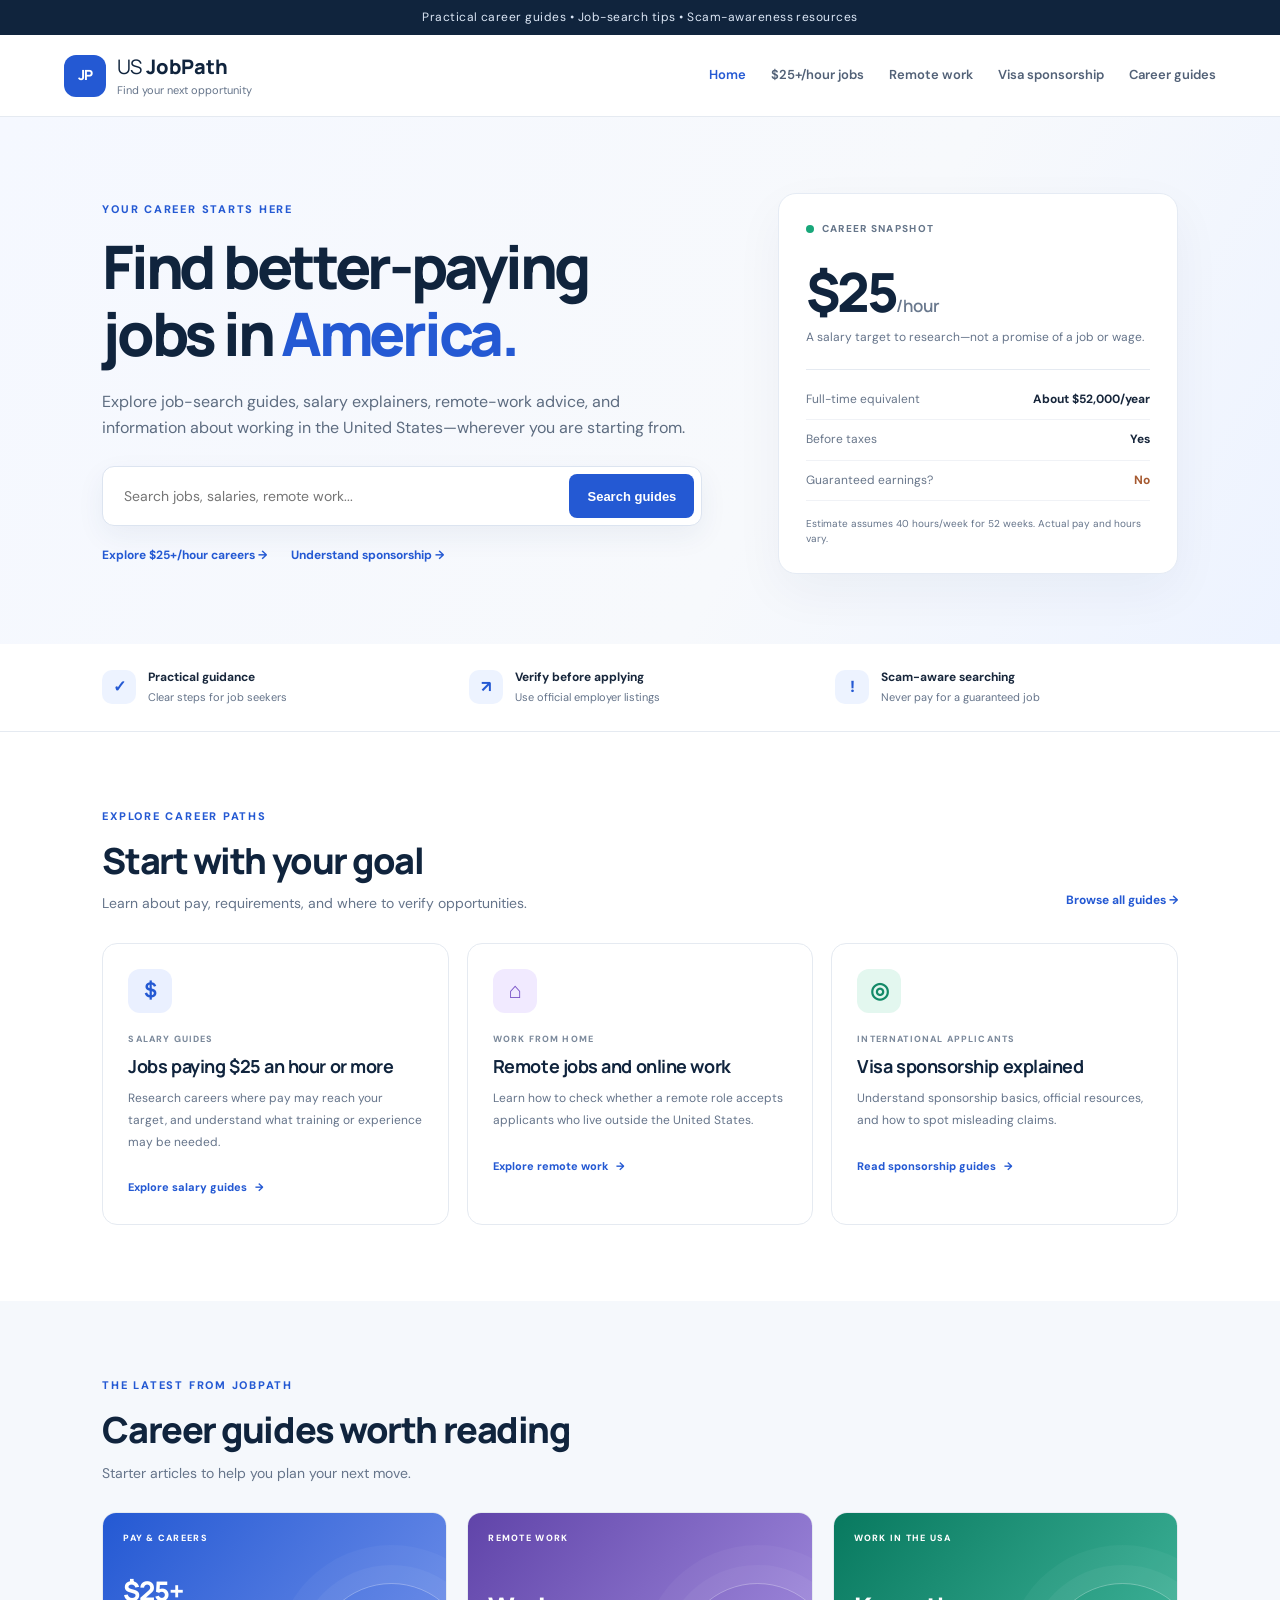
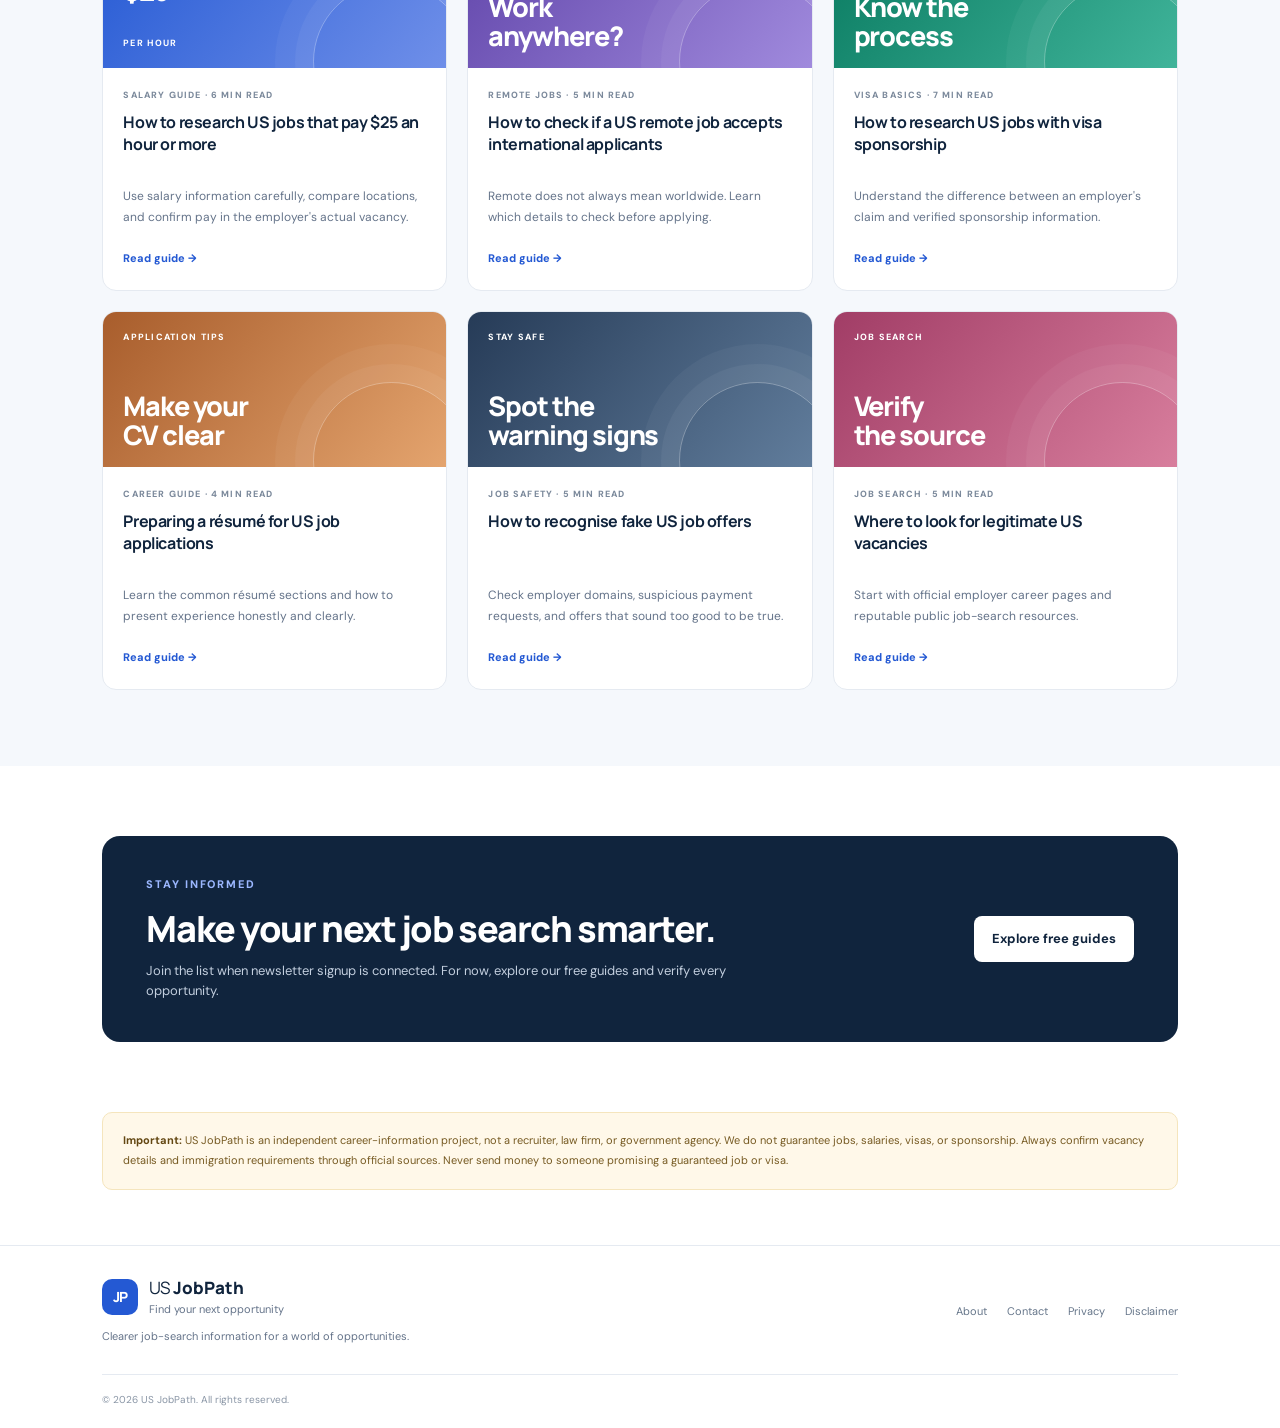
<file: index.html>
<!doctype html>
<html lang="en">
<head>
  <meta charset="utf-8">
  <meta name="viewport" content="width=device-width, initial-scale=1">
  <meta name="description" content="Explore practical guides to US jobs, jobs paying $25 an hour or more, remote work, visa sponsorship, and safer job searching.">
  <title>US JobPath | Find Your Path to Better-Paying Jobs</title>
  <link rel="stylesheet" href="styles.css">
</head>
<body>
  <div class="topbar">Practical career guides • Job-search tips • Scam-awareness resources</div>
  <header class="site-header">
    <a class="brand" href="index.html" aria-label="US JobPath home"><span class="brand-mark">JP</span><span>US <b>JobPath</b><small>Find your next opportunity</small></span></a>
    <button class="menu-toggle" aria-label="Open navigation" aria-expanded="false">☰</button>
    <nav class="nav">
      <a class="active" href="index.html">Home</a>
      <a href="#salary"> $25+/hour jobs</a>
      <a href="#remote">Remote work</a>
      <a href="#visa">Visa sponsorship</a>
      <a href="#guides">Career guides</a>
    </nav>
  </header>

  <main>
    <section class="hero">
      <div class="hero-copy">
        <p class="eyebrow">YOUR CAREER STARTS HERE</p>
        <h1>Find better-paying jobs in <span>America.</span></h1>
        <p class="hero-text">Explore job-search guides, salary explainers, remote-work advice, and information about working in the United States—wherever you are starting from.</p>
        <form class="search-box" id="searchForm" role="search">
          <label class="sr-only" for="searchInput">Search guides</label>
          <input id="searchInput" type="search" placeholder="Search jobs, salaries, remote work..." autocomplete="off">
          <button type="submit">Search guides</button>
        </form>
        <div class="hero-links"><a href="#salary">Explore $25+/hour careers →</a><a href="#visa">Understand sponsorship →</a></div>
      </div>
      <div class="hero-card">
        <div class="card-top"><span class="live-dot"></span> CAREER SNAPSHOT</div>
        <div class="pay-number">$25<span>/hour</span></div>
        <p class="muted">A salary target to research—not a promise of a job or wage.</p>
        <div class="divider"></div>
        <div class="snapshot-row"><span>Full-time equivalent</span><b>About $52,000/year</b></div>
        <div class="snapshot-row"><span>Before taxes</span><b>Yes</b></div>
        <div class="snapshot-row"><span>Guaranteed earnings?</span><b class="no">No</b></div>
        <p class="tiny">Estimate assumes 40 hours/week for 52 weeks. Actual pay and hours vary.</p>
      </div>
    </section>

    <section class="trust-strip">
      <div><span class="trust-icon">✓</span><span><b>Practical guidance</b><small>Clear steps for job seekers</small></span></div>
      <div><span class="trust-icon">↗</span><span><b>Verify before applying</b><small>Use official employer listings</small></span></div>
      <div><span class="trust-icon">!</span><span><b>Scam-aware searching</b><small>Never pay for a guaranteed job</small></span></div>
    </section>

    <section class="section" id="salary">
      <div class="section-heading"><div><p class="eyebrow">EXPLORE CAREER PATHS</p><h2>Start with your goal</h2><p>Learn about pay, requirements, and where to verify opportunities.</p></div><a class="text-link" href="#guides">Browse all guides →</a></div>
      <div class="feature-grid">
        <article class="feature-card">
          <div class="feature-icon blue">＄</div><p class="card-label">SALARY GUIDES</p><h3>Jobs paying $25 an hour or more</h3><p>Research careers where pay may reach your target, and understand what training or experience may be needed.</p><a href="#guides" class="card-link">Explore salary guides <span>→</span></a>
        </article>
        <article class="feature-card" id="remote">
          <div class="feature-icon purple">⌂</div><p class="card-label">WORK FROM HOME</p><h3>Remote jobs and online work</h3><p>Learn how to check whether a remote role accepts applicants who live outside the United States.</p><a href="#guides" class="card-link">Explore remote work <span>→</span></a>
        </article>
        <article class="feature-card" id="visa">
          <div class="feature-icon green">◎</div><p class="card-label">INTERNATIONAL APPLICANTS</p><h3>Visa sponsorship explained</h3><p>Understand sponsorship basics, official resources, and how to spot misleading claims.</p><a href="#guides" class="card-link">Read sponsorship guides <span>→</span></a>
        </article>
      </div>
    </section>

    <section class="section guide-section" id="guides">
      <div class="section-heading"><div><p class="eyebrow">THE LATEST FROM JOBPATH</p><h2>Career guides worth reading</h2><p>Starter articles to help you plan your next move.</p></div></div>
      <div class="guide-grid" id="guideGrid">
        <article class="guide-card" data-search="jobs salary 25 hour hourly pay careers">
          <div class="guide-art art-one"><span>PAY & CAREERS</span><b>$25+</b><small>PER HOUR</small></div>
          <div class="guide-content"><p class="meta">SALARY GUIDE · 6 MIN READ</p><h3>How to research US jobs that pay $25 an hour or more</h3><p>Use salary information carefully, compare locations, and confirm pay in the employer's actual vacancy.</p><a href="guides/jobs-paying-25.html">Read guide →</a></div>
        </article>
        <article class="guide-card" data-search="remote jobs nigeria international applicants work from home">
          <div class="guide-art art-two"><span>REMOTE WORK</span><b>Work<br>anywhere?</b></div>
          <div class="guide-content"><p class="meta">REMOTE JOBS · 5 MIN READ</p><h3>How to check if a US remote job accepts international applicants</h3><p>Remote does not always mean worldwide. Learn which details to check before applying.</p><a href="guides/remote-jobs-international.html">Read guide →</a></div>
        </article>
        <article class="guide-card" data-search="visa sponsorship immigration foreign workers employer">
          <div class="guide-art art-three"><span>WORK IN THE USA</span><b>Know the<br>process</b></div>
          <div class="guide-content"><p class="meta">VISA BASICS · 7 MIN READ</p><h3>How to research US jobs with visa sponsorship</h3><p>Understand the difference between an employer's claim and verified sponsorship information.</p><a href="guides/visa-sponsorship-basics.html">Read guide →</a></div>
        </article>
        <article class="guide-card" data-search="resume CV American resume job application">
          <div class="guide-art art-four"><span>APPLICATION TIPS</span><b>Make your<br>CV clear</b></div>
          <div class="guide-content"><p class="meta">CAREER GUIDE · 4 MIN READ</p><h3>Preparing a résumé for US job applications</h3><p>Learn the common résumé sections and how to present experience honestly and clearly.</p><a href="guides/us-resume-basics.html">Read guide →</a></div>
        </article>
        <article class="guide-card" data-search="job scam fraud recruiter fees safe job search">
          <div class="guide-art art-five"><span>STAY SAFE</span><b>Spot the<br>warning signs</b></div>
          <div class="guide-content"><p class="meta">JOB SAFETY · 5 MIN READ</p><h3>How to recognise fake US job offers</h3><p>Check employer domains, suspicious payment requests, and offers that sound too good to be true.</p><a href="guides/avoid-job-scams.html">Read guide →</a></div>
        </article>
        <article class="guide-card" data-search="job search official websites employer vacancies">
          <div class="guide-art art-six"><span>JOB SEARCH</span><b>Verify<br>the source</b></div>
          <div class="guide-content"><p class="meta">JOB SEARCH · 5 MIN READ</p><h3>Where to look for legitimate US vacancies</h3><p>Start with official employer career pages and reputable public job-search resources.</p><a href="guides/where-to-find-jobs.html">Read guide →</a></div>
        </article>
      </div>
      <p id="noResults" class="no-results" hidden>No guides matched that search. Try “remote”, “salary”, “visa”, or “résumé”.</p>
    </section>

    <section class="newsletter">
      <div><p class="eyebrow">STAY INFORMED</p><h2>Make your next job search smarter.</h2><p>Join the list when newsletter signup is connected. For now, explore our free guides and verify every opportunity.</p></div>
      <a class="button button-light" href="#guides">Explore free guides</a>
    </section>

    <section class="disclaimer">
      <b>Important:</b> US JobPath is an independent career-information project, not a recruiter, law firm, or government agency. We do not guarantee jobs, salaries, visas, or sponsorship. Always confirm vacancy details and immigration requirements through official sources. Never send money to someone promising a guaranteed job or visa.
    </section>
  </main>

  <footer class="footer">
    <div class="footer-main"><a class="brand footer-brand" href="index.html"><span class="brand-mark">JP</span><span>US <b>JobPath</b><small>Find your next opportunity</small></span></a><p>Clearer job-search information for a world of opportunities.</p></div>
    <div class="footer-links"><a href="about.html">About</a><a href="contact.html">Contact</a><a href="privacy.html">Privacy</a><a href="disclaimer.html">Disclaimer</a></div>
    <p class="copyright">© <span id="year"></span> US JobPath. All rights reserved.</p>
  </footer>
  <script src="script.js"></script>
</body>
</html>
</file>
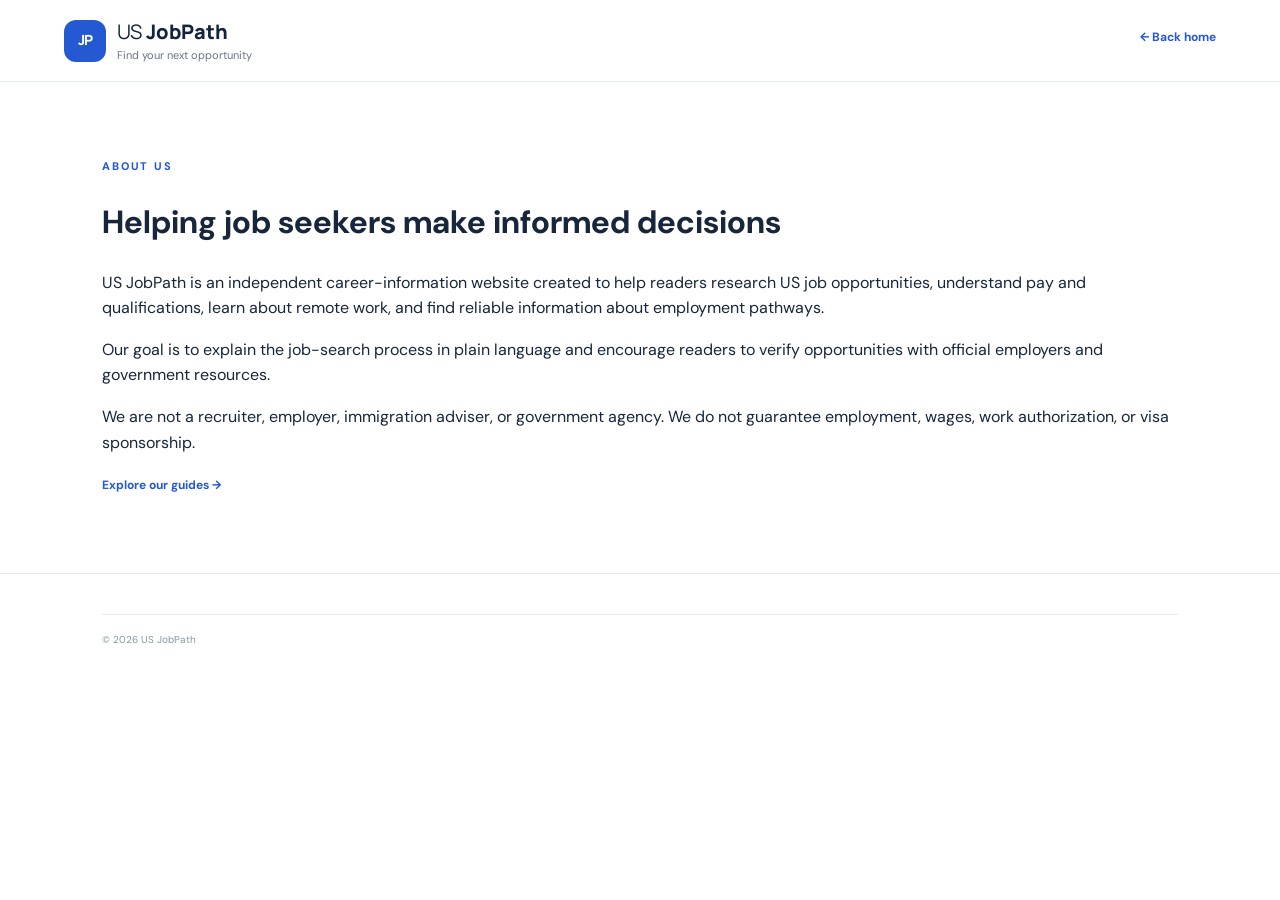
<file: about.html>
<!doctype html><html lang="en"><head><meta charset="utf-8"><meta name="viewport" content="width=device-width,initial-scale=1"><title>About Us | US JobPath</title><link rel="stylesheet" href="styles.css"></head><body><header class="site-header"><a class="brand" href="index.html"><span class="brand-mark">JP</span><span>US <b>JobPath</b><small>Find your next opportunity</small></span></a><a class="text-link" href="index.html">← Back home</a></header><main class="section"><p class="eyebrow">ABOUT US</p><h1>Helping job seekers make informed decisions</h1><p>US JobPath is an independent career-information website created to help readers research US job opportunities, understand pay and qualifications, learn about remote work, and find reliable information about employment pathways.</p><p>Our goal is to explain the job-search process in plain language and encourage readers to verify opportunities with official employers and government resources.</p><p>We are not a recruiter, employer, immigration adviser, or government agency. We do not guarantee employment, wages, work authorization, or visa sponsorship.</p><a class="text-link" href="index.html">Explore our guides →</a></main><footer class="footer"><p class="copyright">© <span id="year"></span> US JobPath</p></footer><script src="script.js"></script></body></html>
</file>
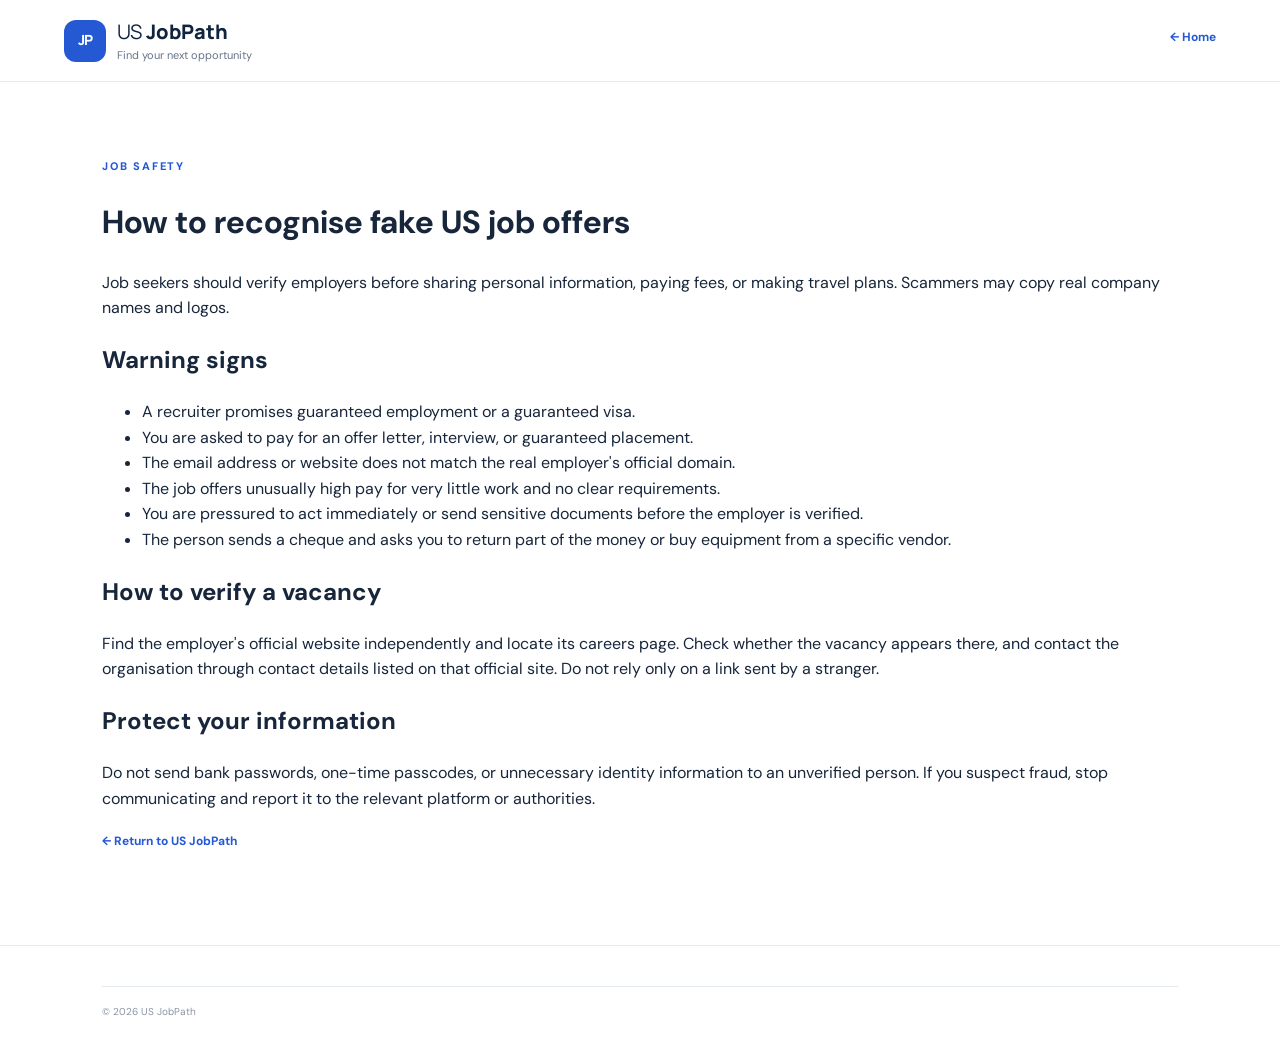
<file: avoid-job-scams.html>
<!doctype html><html lang="en"><head><meta charset="utf-8"><meta name="viewport" content="width=device-width,initial-scale=1"><meta name="description" content="Warning signs of fake US job offers, recruitment scams, and fraudulent visa promises."><title>How to Recognise Fake US Job Offers | US JobPath</title><link rel="stylesheet" href="../styles.css"></head><body><header class="site-header"><a class="brand" href="../index.html"><span class="brand-mark">JP</span><span>US <b>JobPath</b><small>Find your next opportunity</small></span></a><a class="text-link" href="../index.html">← Home</a></header><main class="section article"><p class="eyebrow">JOB SAFETY</p><h1>How to recognise fake US job offers</h1><p>Job seekers should verify employers before sharing personal information, paying fees, or making travel plans. Scammers may copy real company names and logos.</p><h2>Warning signs</h2><ul><li>A recruiter promises guaranteed employment or a guaranteed visa.</li><li>You are asked to pay for an offer letter, interview, or guaranteed placement.</li><li>The email address or website does not match the real employer's official domain.</li><li>The job offers unusually high pay for very little work and no clear requirements.</li><li>You are pressured to act immediately or send sensitive documents before the employer is verified.</li><li>The person sends a cheque and asks you to return part of the money or buy equipment from a specific vendor.</li></ul><h2>How to verify a vacancy</h2><p>Find the employer's official website independently and locate its careers page. Check whether the vacancy appears there, and contact the organisation through contact details listed on that official site. Do not rely only on a link sent by a stranger.</p><h2>Protect your information</h2><p>Do not send bank passwords, one-time passcodes, or unnecessary identity information to an unverified person. If you suspect fraud, stop communicating and report it to the relevant platform or authorities.</p><p><a class="text-link" href="../index.html">← Return to US JobPath</a></p></main><footer class="footer"><p class="copyright">© <span id="year"></span> US JobPath</p></footer><script src="../script.js"></script></body></html>
</file>
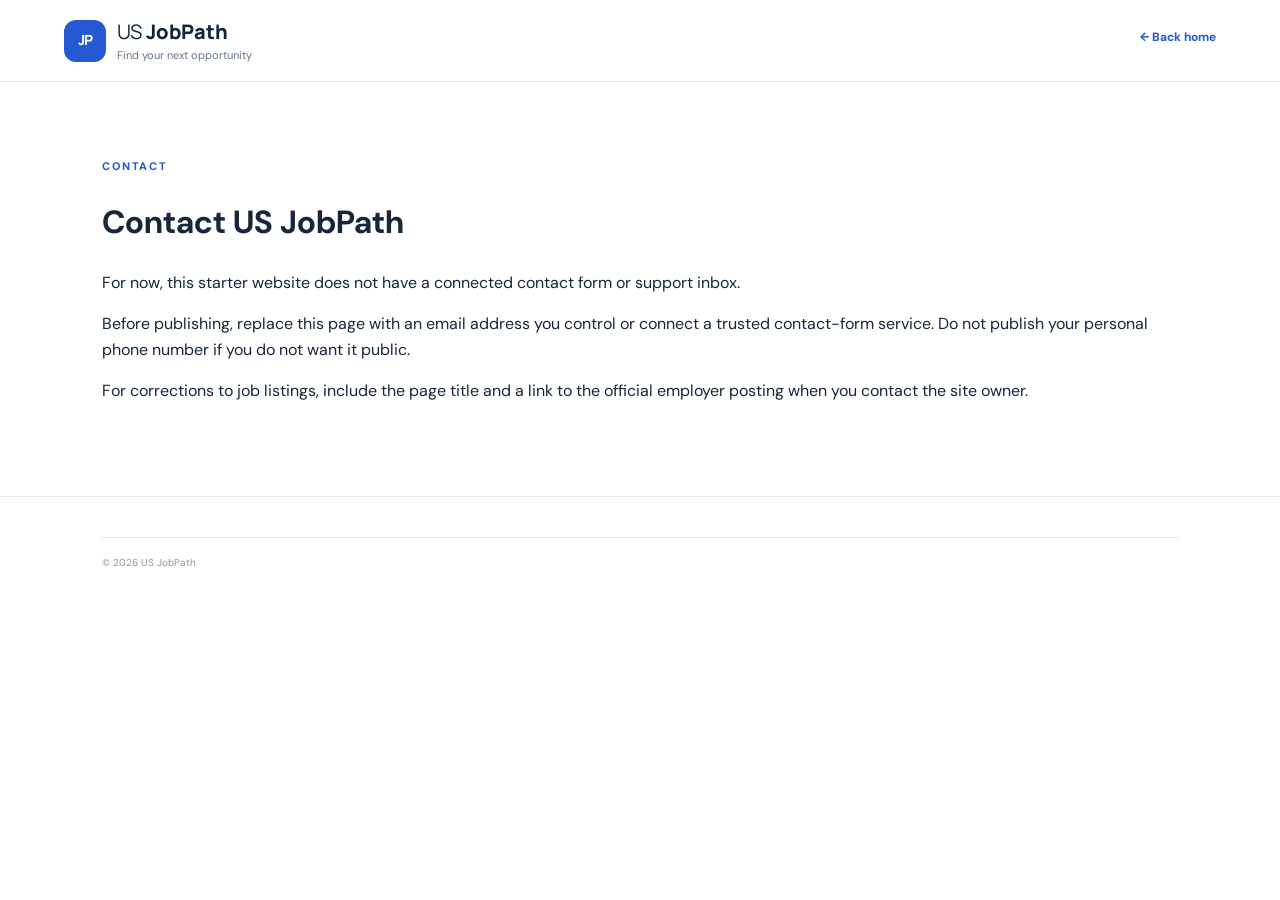
<file: contact.html>
<!doctype html><html lang="en"><head><meta charset="utf-8"><meta name="viewport" content="width=device-width,initial-scale=1"><title>Contact | US JobPath</title><link rel="stylesheet" href="styles.css"></head><body><header class="site-header"><a class="brand" href="index.html"><span class="brand-mark">JP</span><span>US <b>JobPath</b><small>Find your next opportunity</small></span></a><a class="text-link" href="index.html">← Back home</a></header><main class="section"><p class="eyebrow">CONTACT</p><h1>Contact US JobPath</h1><p>For now, this starter website does not have a connected contact form or support inbox.</p><p>Before publishing, replace this page with an email address you control or connect a trusted contact-form service. Do not publish your personal phone number if you do not want it public.</p><p>For corrections to job listings, include the page title and a link to the official employer posting when you contact the site owner.</p></main><footer class="footer"><p class="copyright">© <span id="year"></span> US JobPath</p></footer><script src="script.js"></script></body></html>
</file>
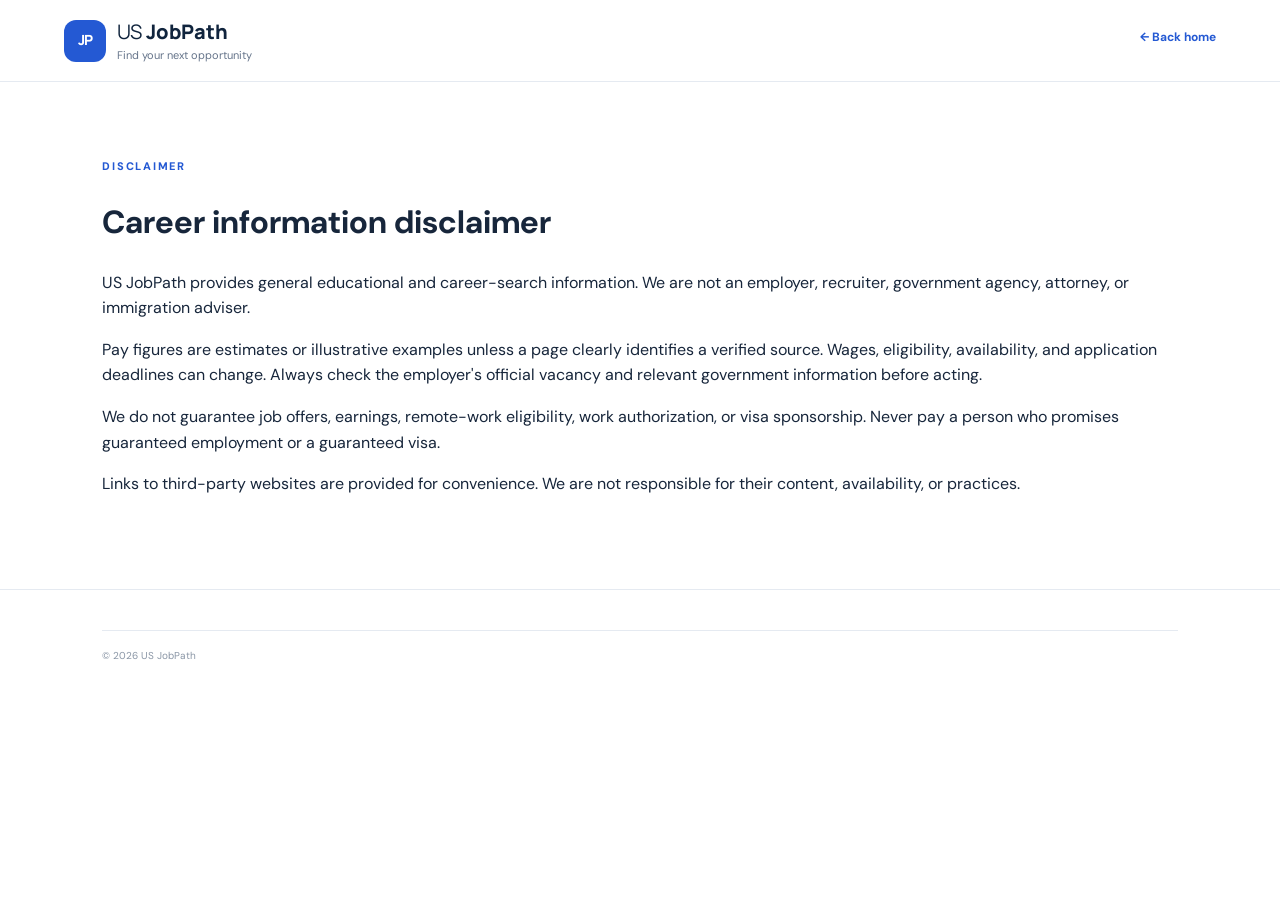
<file: disclaimer.html>
<!doctype html><html lang="en"><head><meta charset="utf-8"><meta name="viewport" content="width=device-width,initial-scale=1"><title>Disclaimer | US JobPath</title><link rel="stylesheet" href="styles.css"></head><body><header class="site-header"><a class="brand" href="index.html"><span class="brand-mark">JP</span><span>US <b>JobPath</b><small>Find your next opportunity</small></span></a><a class="text-link" href="index.html">← Back home</a></header><main class="section"><p class="eyebrow">DISCLAIMER</p><h1>Career information disclaimer</h1><p>US JobPath provides general educational and career-search information. We are not an employer, recruiter, government agency, attorney, or immigration adviser.</p><p>Pay figures are estimates or illustrative examples unless a page clearly identifies a verified source. Wages, eligibility, availability, and application deadlines can change. Always check the employer's official vacancy and relevant government information before acting.</p><p>We do not guarantee job offers, earnings, remote-work eligibility, work authorization, or visa sponsorship. Never pay a person who promises guaranteed employment or a guaranteed visa.</p><p>Links to third-party websites are provided for convenience. We are not responsible for their content, availability, or practices.</p></main><footer class="footer"><p class="copyright">© <span id="year"></span> US JobPath</p></footer><script src="script.js"></script></body></html>
</file>
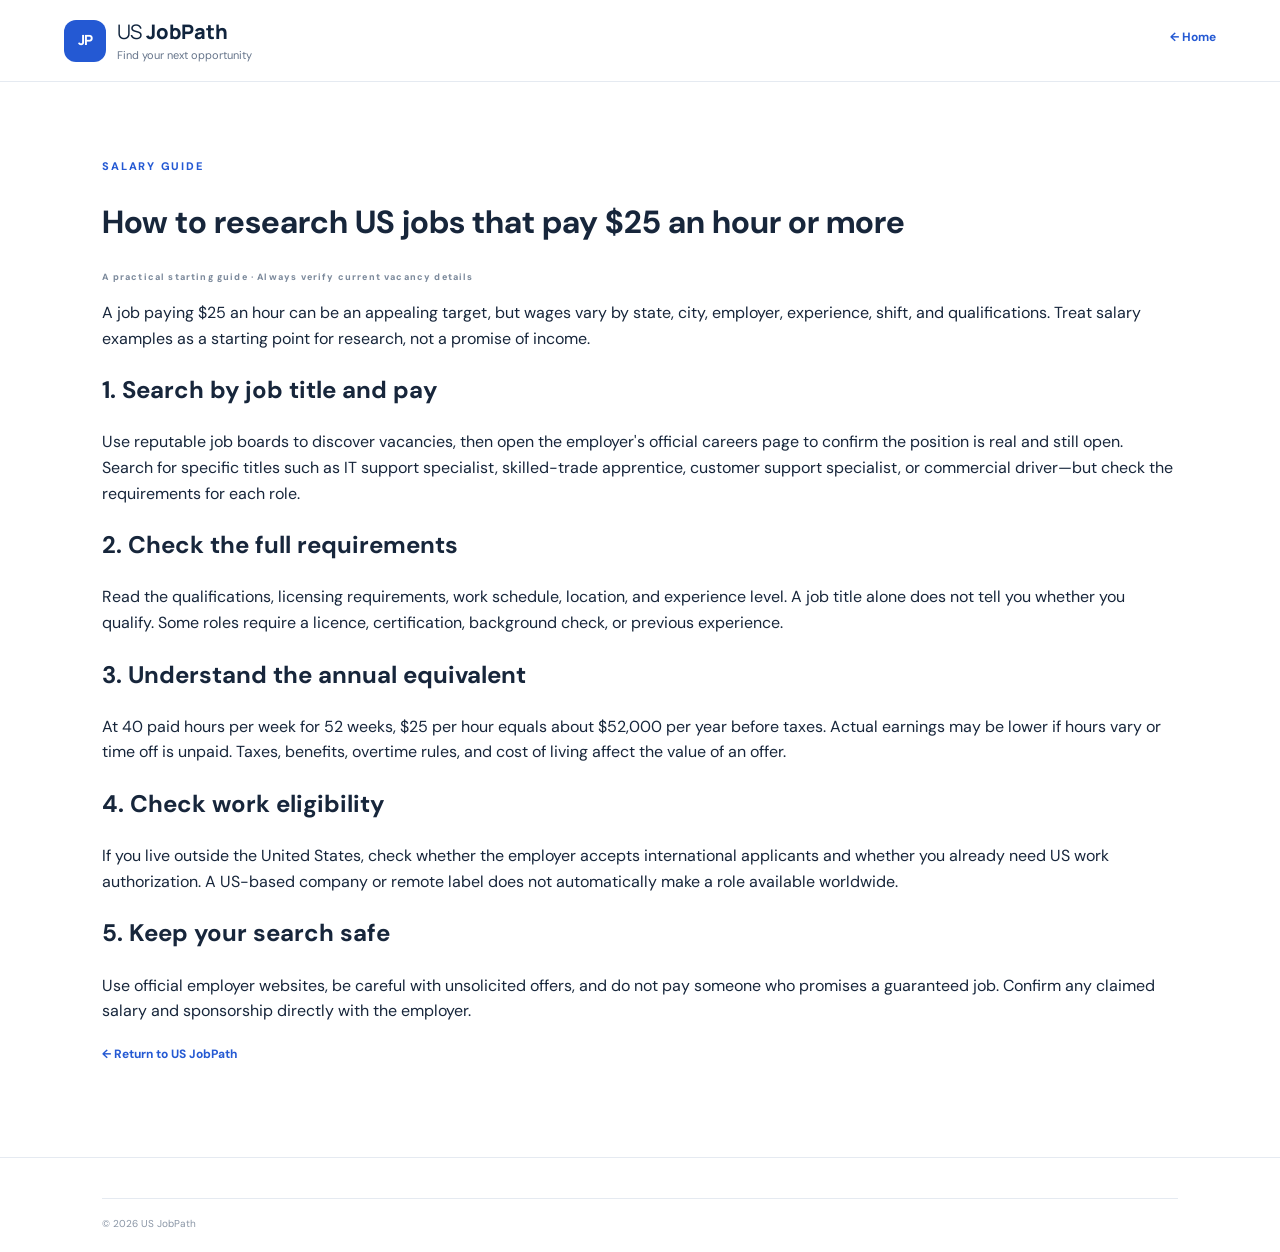
<file: jobs-paying-25.html>
<!doctype html><html lang="en"><head><meta charset="utf-8"><meta name="viewport" content="width=device-width,initial-scale=1"><meta name="description" content="How to research US jobs that may pay $25 per hour or more and verify pay, qualifications, and eligibility."><title>How to Research US Jobs Paying $25/Hour | US JobPath</title><link rel="stylesheet" href="../styles.css"></head><body><header class="site-header"><a class="brand" href="../index.html"><span class="brand-mark">JP</span><span>US <b>JobPath</b><small>Find your next opportunity</small></span></a><a class="text-link" href="../index.html">← Home</a></header><main class="section article"><p class="eyebrow">SALARY GUIDE</p><h1>How to research US jobs that pay $25 an hour or more</h1><p class="meta">A practical starting guide · Always verify current vacancy details</p><p>A job paying $25 an hour can be an appealing target, but wages vary by state, city, employer, experience, shift, and qualifications. Treat salary examples as a starting point for research, not a promise of income.</p><h2>1. Search by job title and pay</h2><p>Use reputable job boards to discover vacancies, then open the employer's official careers page to confirm the position is real and still open. Search for specific titles such as IT support specialist, skilled-trade apprentice, customer support specialist, or commercial driver—but check the requirements for each role.</p><h2>2. Check the full requirements</h2><p>Read the qualifications, licensing requirements, work schedule, location, and experience level. A job title alone does not tell you whether you qualify. Some roles require a licence, certification, background check, or previous experience.</p><h2>3. Understand the annual equivalent</h2><p>At 40 paid hours per week for 52 weeks, $25 per hour equals about $52,000 per year before taxes. Actual earnings may be lower if hours vary or time off is unpaid. Taxes, benefits, overtime rules, and cost of living affect the value of an offer.</p><h2>4. Check work eligibility</h2><p>If you live outside the United States, check whether the employer accepts international applicants and whether you already need US work authorization. A US-based company or remote label does not automatically make a role available worldwide.</p><h2>5. Keep your search safe</h2><p>Use official employer websites, be careful with unsolicited offers, and do not pay someone who promises a guaranteed job. Confirm any claimed salary and sponsorship directly with the employer.</p><p><a class="text-link" href="../index.html">← Return to US JobPath</a></p></main><footer class="footer"><p class="copyright">© <span id="year"></span> US JobPath</p></footer><script src="../script.js"></script></body></html>
</file>
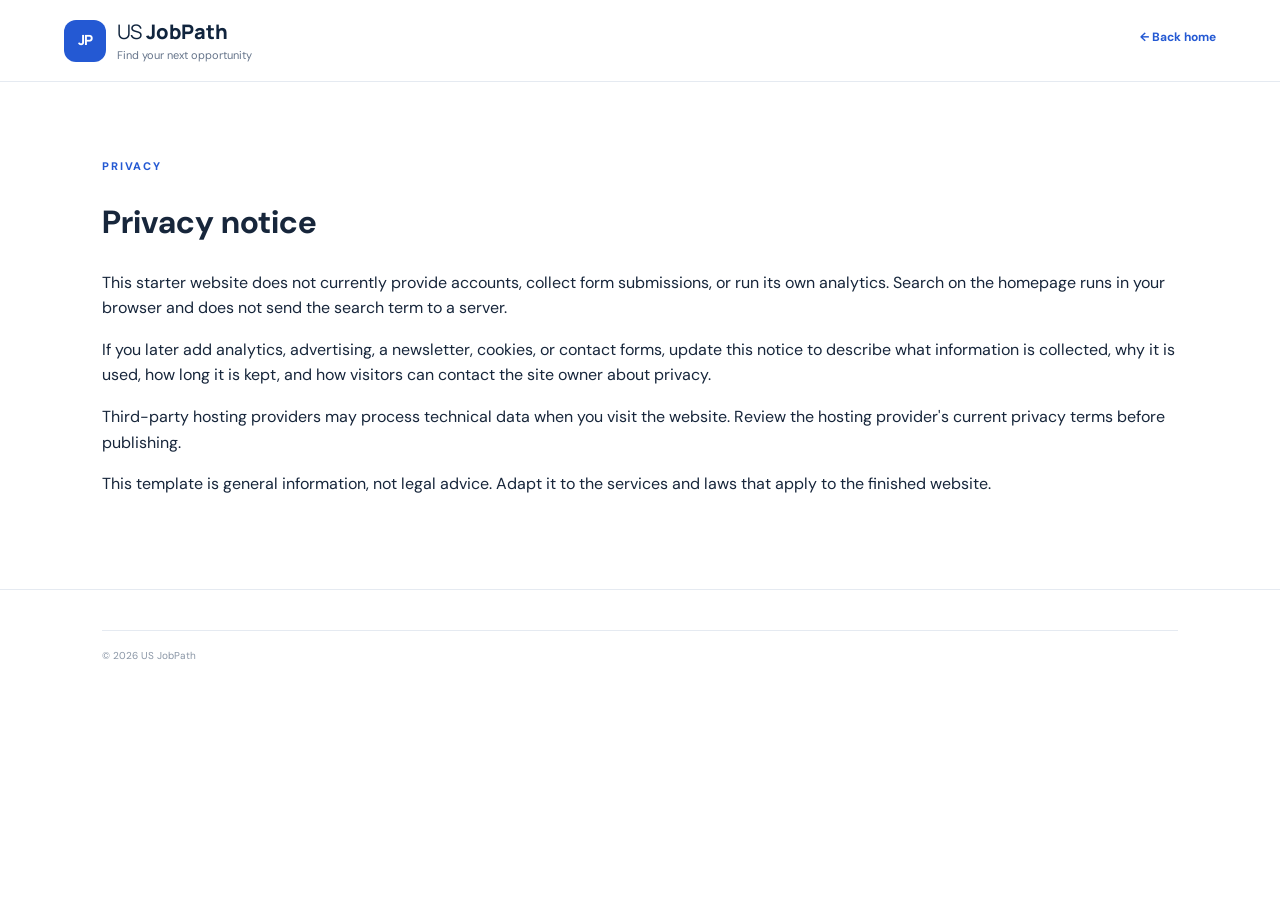
<file: privacy.html>
<!doctype html><html lang="en"><head><meta charset="utf-8"><meta name="viewport" content="width=device-width,initial-scale=1"><title>Privacy | US JobPath</title><link rel="stylesheet" href="styles.css"></head><body><header class="site-header"><a class="brand" href="index.html"><span class="brand-mark">JP</span><span>US <b>JobPath</b><small>Find your next opportunity</small></span></a><a class="text-link" href="index.html">← Back home</a></header><main class="section"><p class="eyebrow">PRIVACY</p><h1>Privacy notice</h1><p>This starter website does not currently provide accounts, collect form submissions, or run its own analytics. Search on the homepage runs in your browser and does not send the search term to a server.</p><p>If you later add analytics, advertising, a newsletter, cookies, or contact forms, update this notice to describe what information is collected, why it is used, how long it is kept, and how visitors can contact the site owner about privacy.</p><p>Third-party hosting providers may process technical data when you visit the website. Review the hosting provider's current privacy terms before publishing.</p><p>This template is general information, not legal advice. Adapt it to the services and laws that apply to the finished website.</p></main><footer class="footer"><p class="copyright">© <span id="year"></span> US JobPath</p></footer><script src="script.js"></script></body></html>
</file>
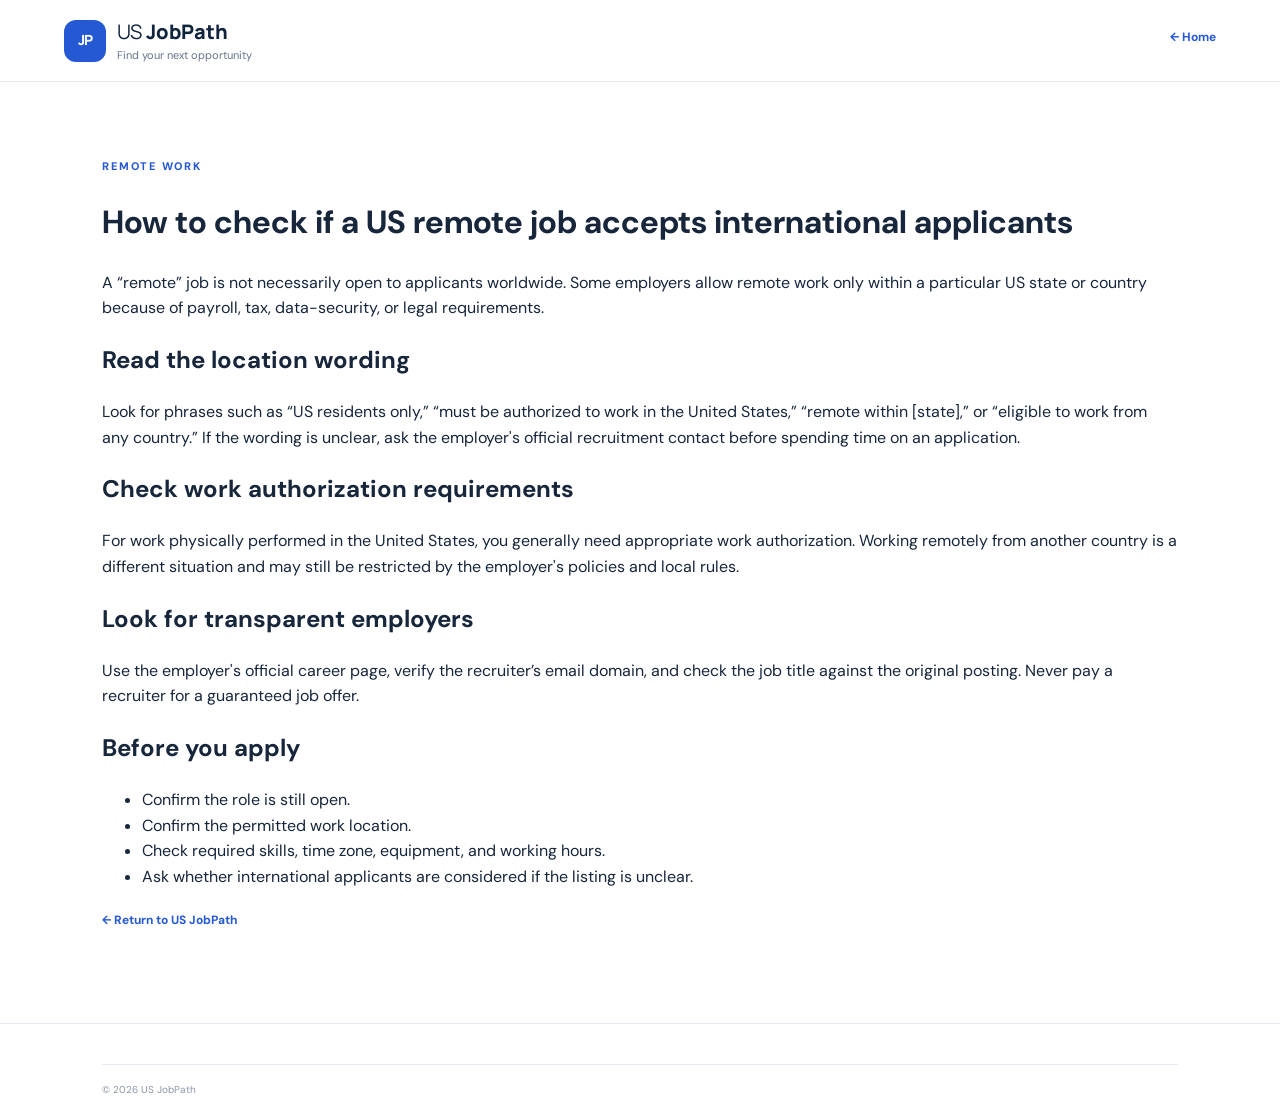
<file: remote-jobs-international.html>
<!doctype html><html lang="en"><head><meta charset="utf-8"><meta name="viewport" content="width=device-width,initial-scale=1"><meta name="description" content="How to check whether a US remote job accepts applicants living outside the United States."><title>Can You Apply for a US Remote Job From Abroad? | US JobPath</title><link rel="stylesheet" href="../styles.css"></head><body><header class="site-header"><a class="brand" href="../index.html"><span class="brand-mark">JP</span><span>US <b>JobPath</b><small>Find your next opportunity</small></span></a><a class="text-link" href="../index.html">← Home</a></header><main class="section article"><p class="eyebrow">REMOTE WORK</p><h1>How to check if a US remote job accepts international applicants</h1><p>A “remote” job is not necessarily open to applicants worldwide. Some employers allow remote work only within a particular US state or country because of payroll, tax, data-security, or legal requirements.</p><h2>Read the location wording</h2><p>Look for phrases such as “US residents only,” “must be authorized to work in the United States,” “remote within [state],” or “eligible to work from any country.” If the wording is unclear, ask the employer's official recruitment contact before spending time on an application.</p><h2>Check work authorization requirements</h2><p>For work physically performed in the United States, you generally need appropriate work authorization. Working remotely from another country is a different situation and may still be restricted by the employer's policies and local rules.</p><h2>Look for transparent employers</h2><p>Use the employer's official career page, verify the recruiter’s email domain, and check the job title against the original posting. Never pay a recruiter for a guaranteed job offer.</p><h2>Before you apply</h2><ul><li>Confirm the role is still open.</li><li>Confirm the permitted work location.</li><li>Check required skills, time zone, equipment, and working hours.</li><li>Ask whether international applicants are considered if the listing is unclear.</li></ul><p><a class="text-link" href="../index.html">← Return to US JobPath</a></p></main><footer class="footer"><p class="copyright">© <span id="year"></span> US JobPath</p></footer><script src="../script.js"></script></body></html>
</file>
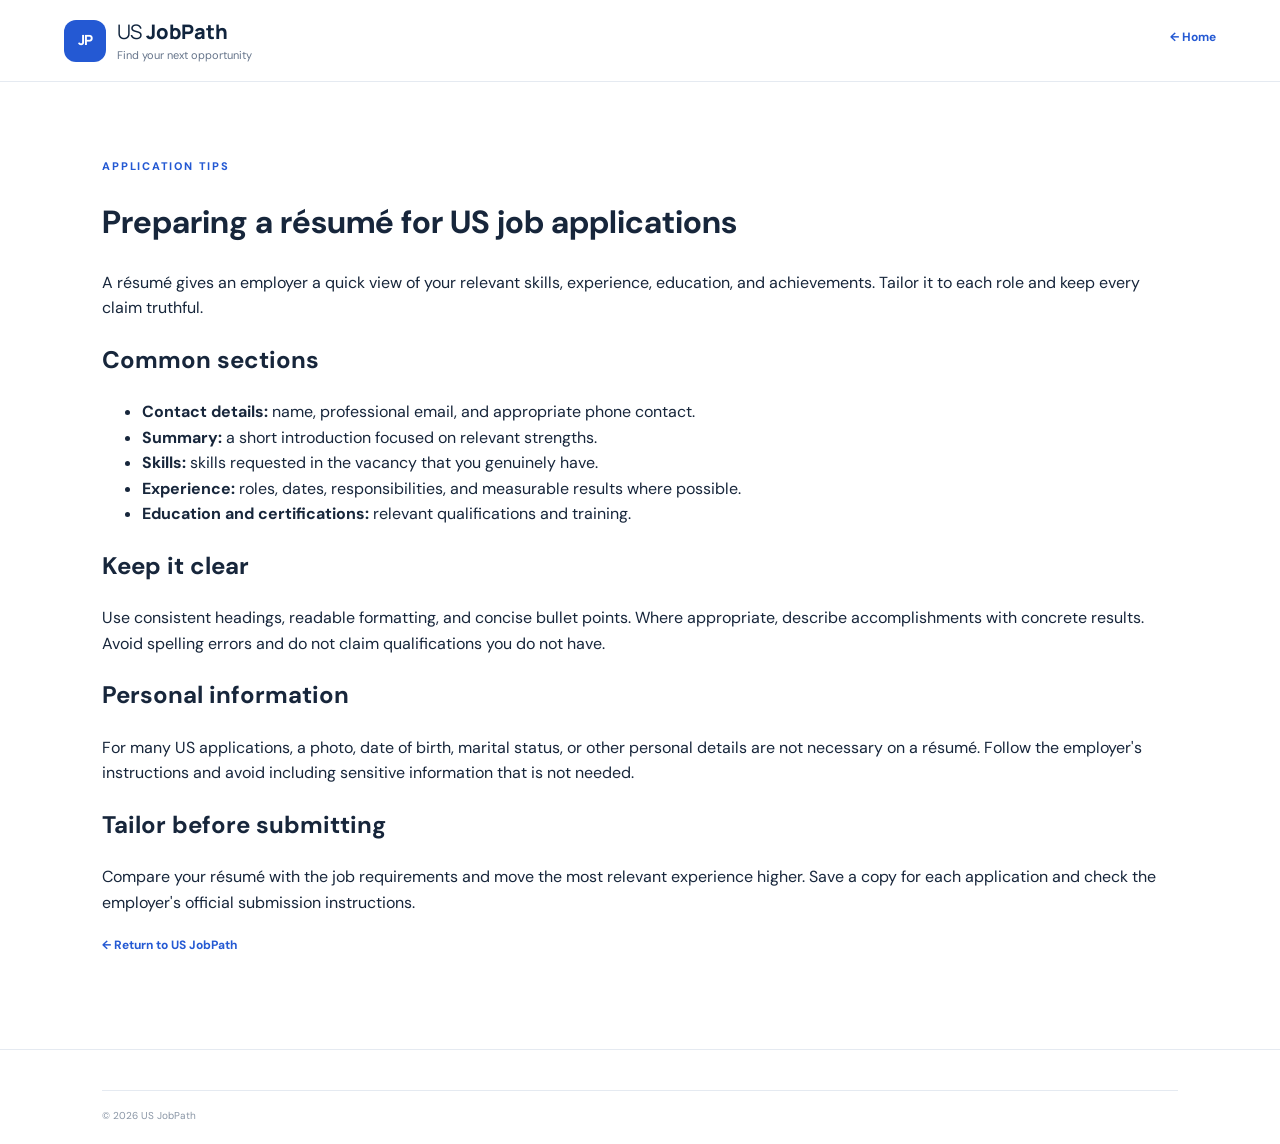
<file: us-resume-basics.html>
<!doctype html><html lang="en"><head><meta charset="utf-8"><meta name="viewport" content="width=device-width,initial-scale=1"><meta name="description" content="Basic guidance for preparing a clear résumé for US job applications."><title>Preparing a Résumé for US Jobs | US JobPath</title><link rel="stylesheet" href="../styles.css"></head><body><header class="site-header"><a class="brand" href="../index.html"><span class="brand-mark">JP</span><span>US <b>JobPath</b><small>Find your next opportunity</small></span></a><a class="text-link" href="../index.html">← Home</a></header><main class="section article"><p class="eyebrow">APPLICATION TIPS</p><h1>Preparing a résumé for US job applications</h1><p>A résumé gives an employer a quick view of your relevant skills, experience, education, and achievements. Tailor it to each role and keep every claim truthful.</p><h2>Common sections</h2><ul><li><b>Contact details:</b> name, professional email, and appropriate phone contact.</li><li><b>Summary:</b> a short introduction focused on relevant strengths.</li><li><b>Skills:</b> skills requested in the vacancy that you genuinely have.</li><li><b>Experience:</b> roles, dates, responsibilities, and measurable results where possible.</li><li><b>Education and certifications:</b> relevant qualifications and training.</li></ul><h2>Keep it clear</h2><p>Use consistent headings, readable formatting, and concise bullet points. Where appropriate, describe accomplishments with concrete results. Avoid spelling errors and do not claim qualifications you do not have.</p><h2>Personal information</h2><p>For many US applications, a photo, date of birth, marital status, or other personal details are not necessary on a résumé. Follow the employer's instructions and avoid including sensitive information that is not needed.</p><h2>Tailor before submitting</h2><p>Compare your résumé with the job requirements and move the most relevant experience higher. Save a copy for each application and check the employer's official submission instructions.</p><p><a class="text-link" href="../index.html">← Return to US JobPath</a></p></main><footer class="footer"><p class="copyright">© <span id="year"></span> US JobPath</p></footer><script src="../script.js"></script></body></html>
</file>
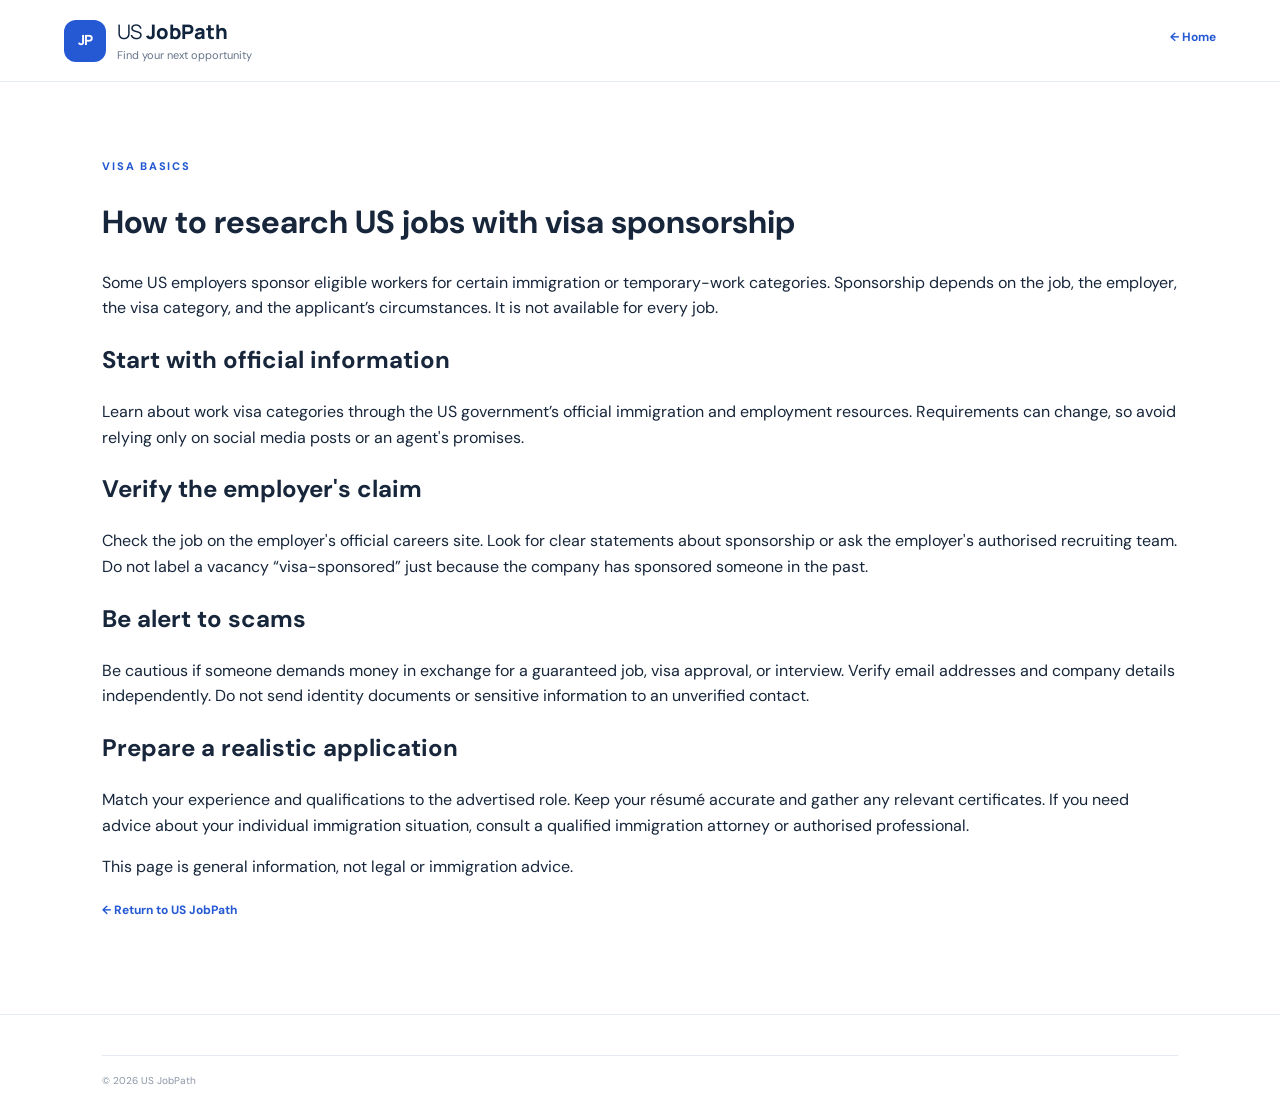
<file: visa-sponsorship-basics.html>
<!doctype html><html lang="en"><head><meta charset="utf-8"><meta name="viewport" content="width=device-width,initial-scale=1"><meta name="description" content="A beginner-friendly guide to researching US jobs with visa sponsorship and avoiding false claims."><title>How to Research US Jobs With Visa Sponsorship | US JobPath</title><link rel="stylesheet" href="../styles.css"></head><body><header class="site-header"><a class="brand" href="../index.html"><span class="brand-mark">JP</span><span>US <b>JobPath</b><small>Find your next opportunity</small></span></a><a class="text-link" href="../index.html">← Home</a></header><main class="section article"><p class="eyebrow">VISA BASICS</p><h1>How to research US jobs with visa sponsorship</h1><p>Some US employers sponsor eligible workers for certain immigration or temporary-work categories. Sponsorship depends on the job, the employer, the visa category, and the applicant’s circumstances. It is not available for every job.</p><h2>Start with official information</h2><p>Learn about work visa categories through the US government’s official immigration and employment resources. Requirements can change, so avoid relying only on social media posts or an agent's promises.</p><h2>Verify the employer's claim</h2><p>Check the job on the employer's official careers site. Look for clear statements about sponsorship or ask the employer's authorised recruiting team. Do not label a vacancy “visa-sponsored” just because the company has sponsored someone in the past.</p><h2>Be alert to scams</h2><p>Be cautious if someone demands money in exchange for a guaranteed job, visa approval, or interview. Verify email addresses and company details independently. Do not send identity documents or sensitive information to an unverified contact.</p><h2>Prepare a realistic application</h2><p>Match your experience and qualifications to the advertised role. Keep your résumé accurate and gather any relevant certificates. If you need advice about your individual immigration situation, consult a qualified immigration attorney or authorised professional.</p><p>This page is general information, not legal or immigration advice.</p><p><a class="text-link" href="../index.html">← Return to US JobPath</a></p></main><footer class="footer"><p class="copyright">© <span id="year"></span> US JobPath</p></footer><script src="../script.js"></script></body></html>
</file>
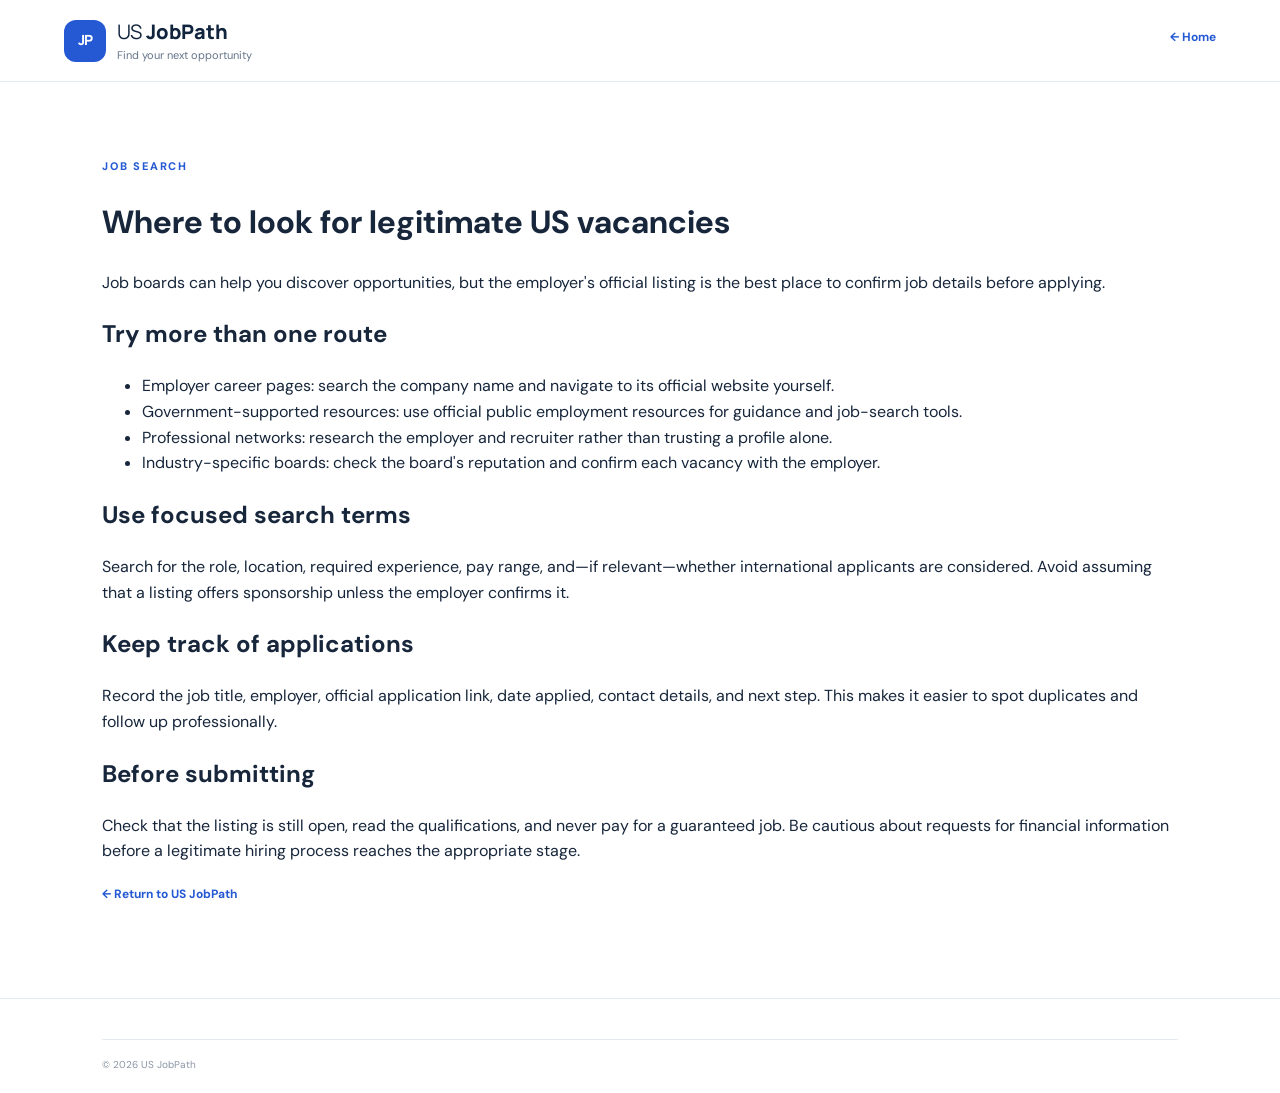
<file: where-to-find-jobs.html>
<!doctype html><html lang="en"><head><meta charset="utf-8"><meta name="viewport" content="width=device-width,initial-scale=1"><meta name="description" content="Where to find US job vacancies and how to verify listings with official employers."><title>Where to Find Legitimate US Job Vacancies | US JobPath</title><link rel="stylesheet" href="../styles.css"></head><body><header class="site-header"><a class="brand" href="../index.html"><span class="brand-mark">JP</span><span>US <b>JobPath</b><small>Find your next opportunity</small></span></a><a class="text-link" href="../index.html">← Home</a></header><main class="section article"><p class="eyebrow">JOB SEARCH</p><h1>Where to look for legitimate US vacancies</h1><p>Job boards can help you discover opportunities, but the employer's official listing is the best place to confirm job details before applying.</p><h2>Try more than one route</h2><ul><li>Employer career pages: search the company name and navigate to its official website yourself.</li><li>Government-supported resources: use official public employment resources for guidance and job-search tools.</li><li>Professional networks: research the employer and recruiter rather than trusting a profile alone.</li><li>Industry-specific boards: check the board's reputation and confirm each vacancy with the employer.</li></ul><h2>Use focused search terms</h2><p>Search for the role, location, required experience, pay range, and—if relevant—whether international applicants are considered. Avoid assuming that a listing offers sponsorship unless the employer confirms it.</p><h2>Keep track of applications</h2><p>Record the job title, employer, official application link, date applied, contact details, and next step. This makes it easier to spot duplicates and follow up professionally.</p><h2>Before submitting</h2><p>Check that the listing is still open, read the qualifications, and never pay for a guaranteed job. Be cautious about requests for financial information before a legitimate hiring process reaches the appropriate stage.</p><p><a class="text-link" href="../index.html">← Return to US JobPath</a></p></main><footer class="footer"><p class="copyright">© <span id="year"></span> US JobPath</p></footer><script src="../script.js"></script></body></html>
</file>
<file: styles.css>
@import url('https://fonts.googleapis.com/css2?family=DM+Sans:wght@400;500;600;700&family=Manrope:wght@400;500;600;700;800&display=swap');
:root{--navy:#10243d;--blue:#2459d3;--ink:#17263b;--muted:#65748a;--line:#e5eaf1;--pale:#f5f8fc;--green:#138a68}
*{box-sizing:border-box}html{scroll-behavior:smooth}body{margin:0;font-family:'DM Sans',Arial,sans-serif;color:var(--ink);line-height:1.6;background:#fff}a{color:inherit;text-decoration:none}.topbar{background:var(--navy);color:#dce7f6;text-align:center;padding:8px 16px;font-size:12px;letter-spacing:.04em}.site-header{height:82px;display:flex;align-items:center;justify-content:space-between;gap:24px;padding:0 max(5vw,24px);border-bottom:1px solid var(--line);background:#fff;position:sticky;top:0;z-index:10}.brand{display:flex;align-items:center;gap:11px;font-family:Manrope,sans-serif;font-size:20px;line-height:1.2;color:var(--navy);white-space:nowrap}.brand b{font-weight:800}.brand small{display:block;font:11px 'DM Sans',sans-serif;color:var(--muted);margin-top:4px}.brand-mark{display:grid;place-items:center;background:var(--blue);color:#fff;width:42px;height:42px;border-radius:12px;font-weight:800;font-size:14px;letter-spacing:-.04em}.nav{display:flex;align-items:center;gap:25px;font-size:13px;font-weight:600;color:#526177}.nav a:hover,.nav a.active{color:var(--blue)}.menu-toggle{display:none;border:1px solid var(--line);background:white;padding:8px 12px;border-radius:8px;font-size:20px}.hero{background:linear-gradient(120deg,#f5f8ff 0%,#f7f9fc 62%,#edf3ff 100%);padding:76px max(8vw,24px) 70px;display:grid;grid-template-columns:minmax(0,1.2fr) minmax(300px,.8fr);gap:7%;align-items:center}.eyebrow{font-size:11px;letter-spacing:.16em;font-weight:800;color:var(--blue);margin:0 0 14px}.hero h1{font:800 clamp(38px,5vw,60px)/1.12 Manrope,sans-serif;letter-spacing:-.055em;color:var(--navy);max-width:650px;margin:0}.hero h1 span{color:var(--blue)}.hero-text{font-size:16px;color:#5d6c80;max-width:600px;margin:22px 0 26px}.search-box{background:white;border:1px solid #dce4f0;box-shadow:0 10px 28px #193d7010;padding:7px;display:flex;max-width:610px;border-radius:12px}.search-box input{min-width:0;flex:1;border:0;outline:0;padding:13px 14px;font:14px 'DM Sans',sans-serif;color:var(--ink)}.search-box button,.button{border:0;background:var(--blue);color:#fff;font-weight:700;padding:13px 18px;border-radius:8px;font-size:13px;cursor:pointer}.search-box button:hover{background:#1947b1}.hero-links{display:flex;gap:24px;flex-wrap:wrap;margin-top:20px;font-size:12px;color:var(--blue);font-weight:700}.hero-card{background:white;border:1px solid #e5ebf4;border-radius:18px;padding:27px;box-shadow:0 18px 50px #18345c0c;max-width:420px;width:100%;justify-self:end}.card-top{font-size:10px;font-weight:800;letter-spacing:.13em;color:#66768a;display:flex;align-items:center;gap:8px}.live-dot{height:8px;width:8px;background:#18a77a;border-radius:50%}.pay-number{font:800 54px/1.2 Manrope,sans-serif;letter-spacing:-.06em;color:var(--navy);margin:22px 0 4px}.pay-number span{font-size:17px;letter-spacing:0;color:#69788d;font-weight:600}.muted,.tiny{color:var(--muted);font-size:12px;margin:0}.divider{height:1px;background:var(--line);margin:22px 0 10px}.snapshot-row{display:flex;justify-content:space-between;gap:12px;padding:10px 0;font-size:12px;border-bottom:1px solid #f0f2f6}.snapshot-row span{color:#68768a}.snapshot-row b{font-weight:700;text-align:right}.snapshot-row .no{color:#a65a31}.tiny{font-size:10px;margin-top:15px;line-height:1.5}.trust-strip{display:grid;grid-template-columns:repeat(3,1fr);gap:24px;padding:24px max(8vw,24px);border-bottom:1px solid var(--line)}.trust-strip>div{display:flex;align-items:center;gap:12px}.trust-icon{width:34px;height:34px;border-radius:10px;background:#edf3ff;color:var(--blue);display:grid;place-items:center;font-weight:800}.trust-strip b,.trust-strip small{display:block}.trust-strip b{font-size:12px}.trust-strip small{font-size:11px;color:var(--muted);margin-top:2px}.section{padding:76px max(8vw,24px)}.section-heading{display:flex;align-items:end;justify-content:space-between;gap:24px;margin-bottom:28px}.section-heading h2,.newsletter h2{font:800 clamp(27px,3vw,36px)/1.2 Manrope,sans-serif;letter-spacing:-.04em;color:var(--navy);margin:0 0 10px}.section-heading p:not(.eyebrow){margin:0;color:var(--muted);font-size:14px}.text-link{font-size:12px;color:var(--blue);font-weight:700;white-space:nowrap;padding-bottom:5px}.feature-grid{display:grid;grid-template-columns:repeat(3,1fr);gap:18px}.feature-card{border:1px solid var(--line);border-radius:15px;padding:25px;transition:transform .2s,box-shadow .2s}.feature-card:hover,.guide-card:hover{transform:translateY(-3px);box-shadow:0 14px 32px #142c4a0c}.feature-icon{width:44px;height:44px;display:grid;place-items:center;border-radius:12px;font-size:22px;font-weight:700}.blue{background:#eaf0ff;color:#2459d3}.purple{background:#f1eaff;color:#7852c7}.green{background:#e3f7ef;color:#138a68}.card-label,.meta{font-size:9px;letter-spacing:.13em;font-weight:800;color:#7b899b;margin:19px 0 8px}.feature-card h3,.guide-content h3{font:700 18px/1.35 Manrope,sans-serif;color:var(--navy);letter-spacing:-.025em;margin:0 0 10px}.feature-card>p:not(.card-label){font-size:12px;color:var(--muted);line-height:1.8;margin:0 0 20px}.card-link{font-size:11px;color:var(--blue);font-weight:800}.card-link span{margin-left:5px}.guide-section{background:var(--pale)}.guide-grid{display:grid;grid-template-columns:repeat(3,1fr);gap:20px}.guide-card{background:white;border:1px solid var(--line);border-radius:14px;overflow:hidden;transition:transform .2s,box-shadow .2s}.guide-art{height:155px;padding:18px 20px;display:flex;flex-direction:column;justify-content:space-between;color:white;position:relative;overflow:hidden}.guide-art:after{content:"";position:absolute;width:155px;height:155px;border:1px solid #ffffff50;border-radius:50%;right:-24px;bottom:-72px;box-shadow:0 0 0 18px #ffffff0c,0 0 0 38px #ffffff0a}.guide-art span{font-size:9px;letter-spacing:.14em;font-weight:800}.guide-art b{font:800 27px/1.08 Manrope,sans-serif;letter-spacing:-.04em;z-index:1}.guide-art small{font-size:9px;letter-spacing:.12em;font-weight:700}.art-one{background:linear-gradient(130deg,#2459d3,#6f8fe9)}.art-two{background:linear-gradient(130deg,#6044a9,#a08add)}.art-three{background:linear-gradient(130deg,#08795f,#40b49a)}.art-four{background:linear-gradient(130deg,#a85d2c,#e4a46e)}.art-five{background:linear-gradient(130deg,#263b57,#617d9c)}.art-six{background:linear-gradient(130deg,#a13d66,#d87e9d)}.guide-content{padding:20px}.guide-content .meta{margin:0 0 10px;font-size:9px}.guide-content h3{font-size:16px;min-height:64px}.guide-content>p:not(.meta){font-size:12px;color:var(--muted);line-height:1.75;margin:0 0 16px}.guide-content>a{font-size:11px;color:var(--blue);font-weight:800}.no-results{color:var(--muted);padding:24px;background:white;border-radius:12px}.newsletter{margin:70px max(8vw,24px);padding:40px 44px;border-radius:18px;background:var(--navy);display:flex;align-items:center;justify-content:space-between;gap:30px;color:white}.newsletter .eyebrow{color:#9bb7ff}.newsletter h2{color:white;max-width:600px}.newsletter p:not(.eyebrow){font-size:13px;color:#c2cede;max-width:630px;margin:0}.button-light{background:white;color:var(--navy);white-space:nowrap}.button-light:hover{background:#edf3ff}.disclaimer{margin:0 max(8vw,24px) 55px;padding:18px 20px;background:#fff8e9;border:1px solid #f5e5bd;border-radius:10px;color:#765a22;font-size:11px;line-height:1.8}.disclaimer b{color:#634712}.footer{border-top:1px solid var(--line);padding:32px max(8vw,24px) 20px;display:grid;grid-template-columns:1fr auto;gap:20px}.footer-main>p{font-size:11px;color:var(--muted);margin:12px 0 0}.footer-brand{font-size:17px}.footer-brand .brand-mark{width:36px;height:36px;border-radius:10px}.footer-links{display:flex;gap:20px;align-items:center;font-size:11px;color:#66768a}.footer-links a:hover{color:var(--blue)}.copyright{grid-column:1/-1;border-top:1px solid var(--line);padding-top:17px;margin:8px 0 0;color:#8995a5;font-size:10px}.sr-only{position:absolute;width:1px;height:1px;padding:0;margin:-1px;overflow:hidden;clip:rect(0,0,0,0);white-space:nowrap;border:0}
@media(max-width:900px){.site-header{padding:0 24px}.nav{gap:14px;font-size:11px}.hero{padding:58px 5vw;gap:4%}.section{padding:60px 5vw}.guide-grid{grid-template-columns:repeat(2,1fr)}.trust-strip{padding:22px 5vw}.newsletter{margin:55px 5vw}.disclaimer{margin-left:5vw;margin-right:5vw}.footer{padding-left:5vw;padding-right:5vw}}
@media(max-width:680px){.topbar{font-size:10px}.site-header{height:70px}.menu-toggle{display:block}.nav{display:none;position:absolute;left:0;right:0;top:69px;background:white;border-bottom:1px solid var(--line);padding:15px 24px 20px;flex-direction:column;align-items:flex-start;gap:16px}.nav.open{display:flex}.hero{grid-template-columns:1fr;padding:48px 24px;gap:35px}.hero h1{font-size:42px}.hero-card{justify-self:start;max-width:none}.trust-strip{grid-template-columns:1fr;gap:16px;padding:23px 24px}.section{padding:52px 24px}.section-heading{align-items:flex-start;flex-direction:column;gap:12px}.feature-grid{grid-template-columns:1fr}.guide-grid{grid-template-columns:1fr}.guide-art{height:165px}.guide-content h3{min-height:0}.newsletter{margin:40px 24px;padding:30px 24px;align-items:flex-start;flex-direction:column}.disclaimer{margin:0 24px 40px}.footer{grid-template-columns:1fr;padding:28px 24px 18px}.footer-links{flex-wrap:wrap;gap:15px}.copyright{grid-column:1}.search-box{flex-direction:column}.search-box button{padding:14px}.hero-links{gap:14px}}
</file>
